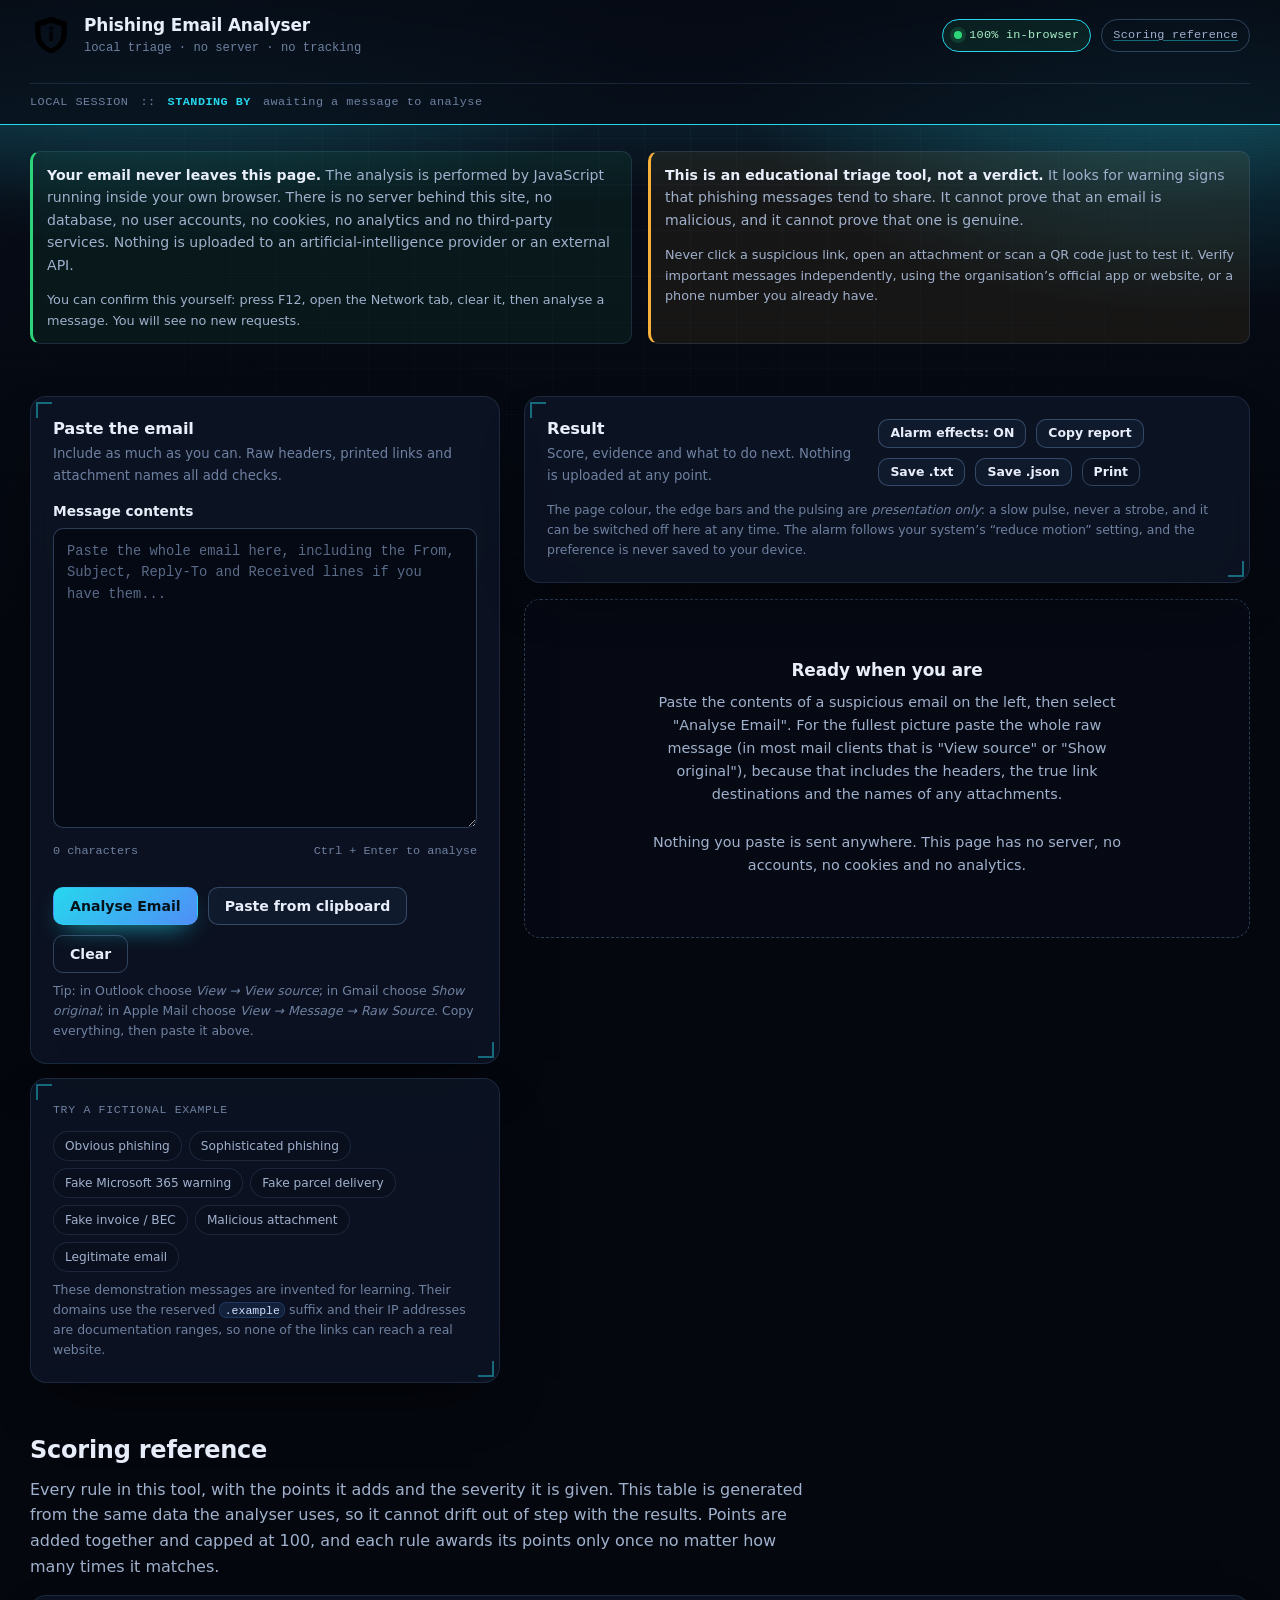
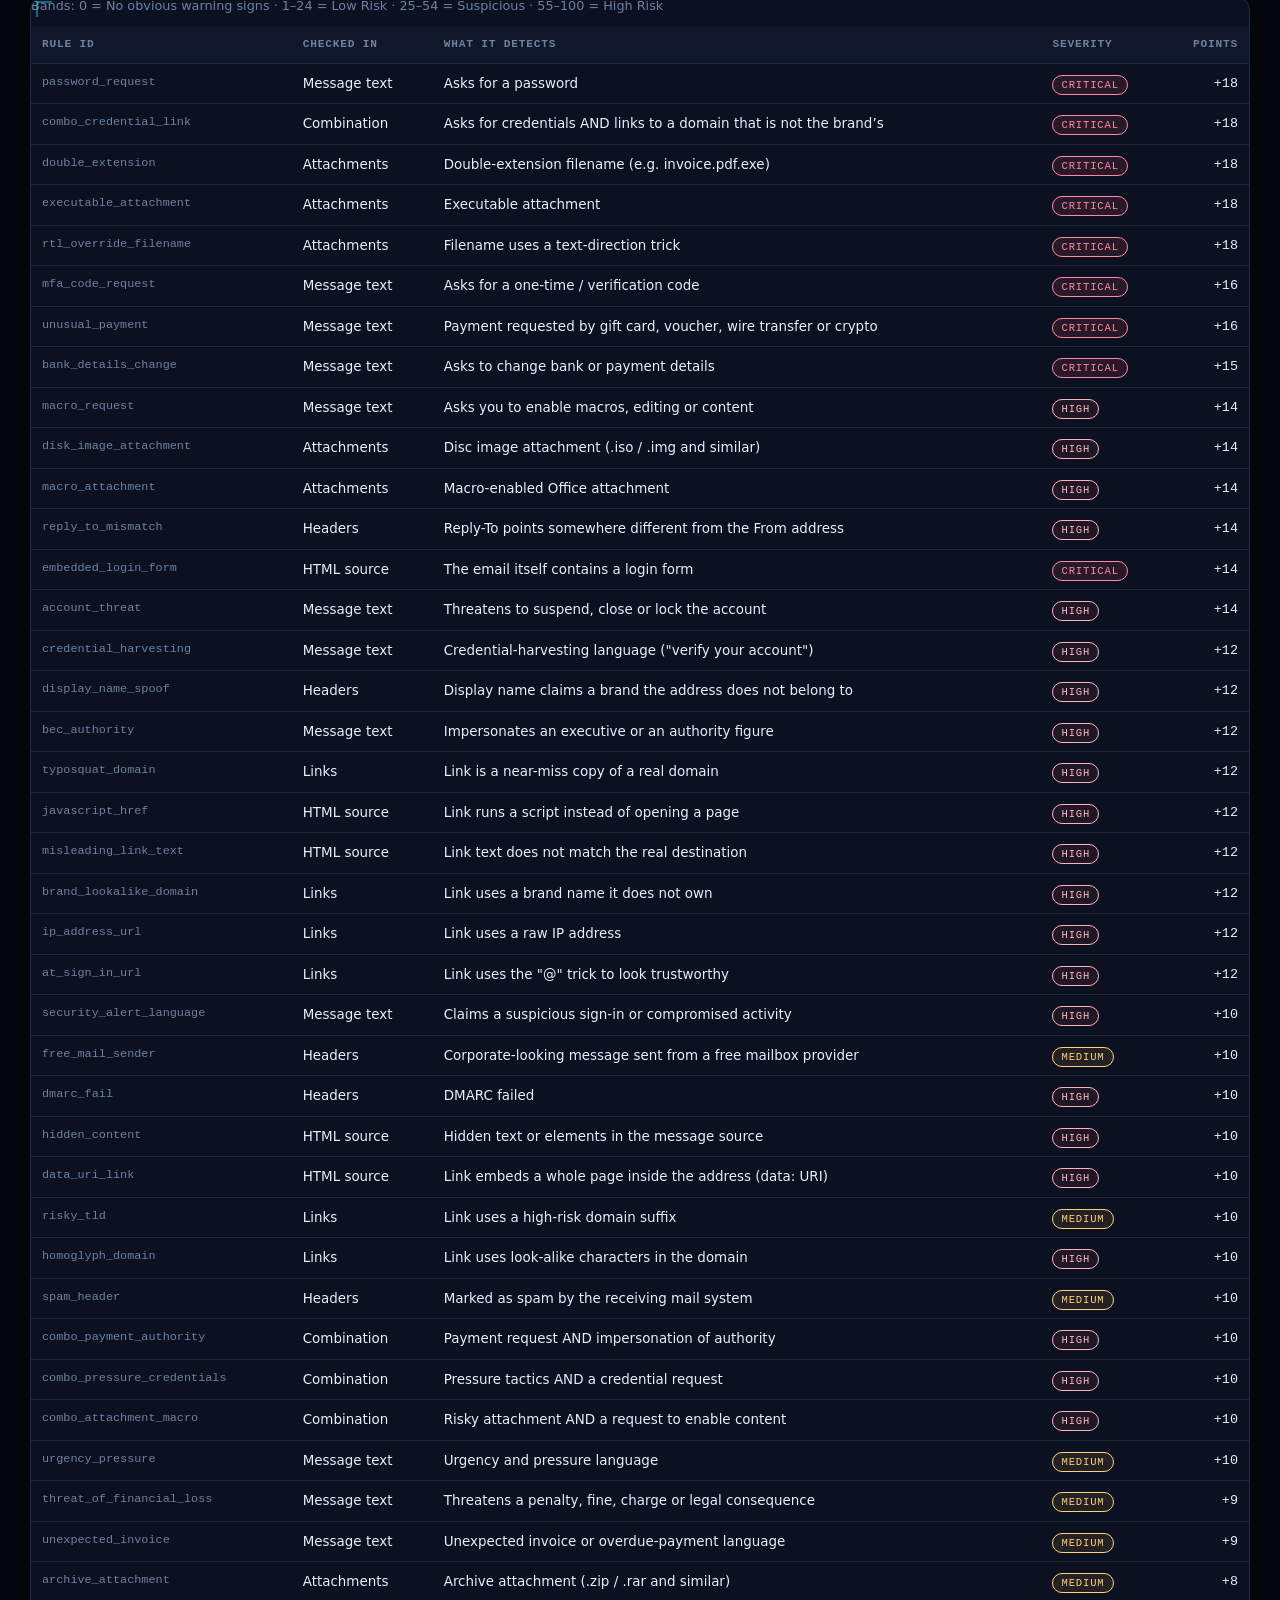
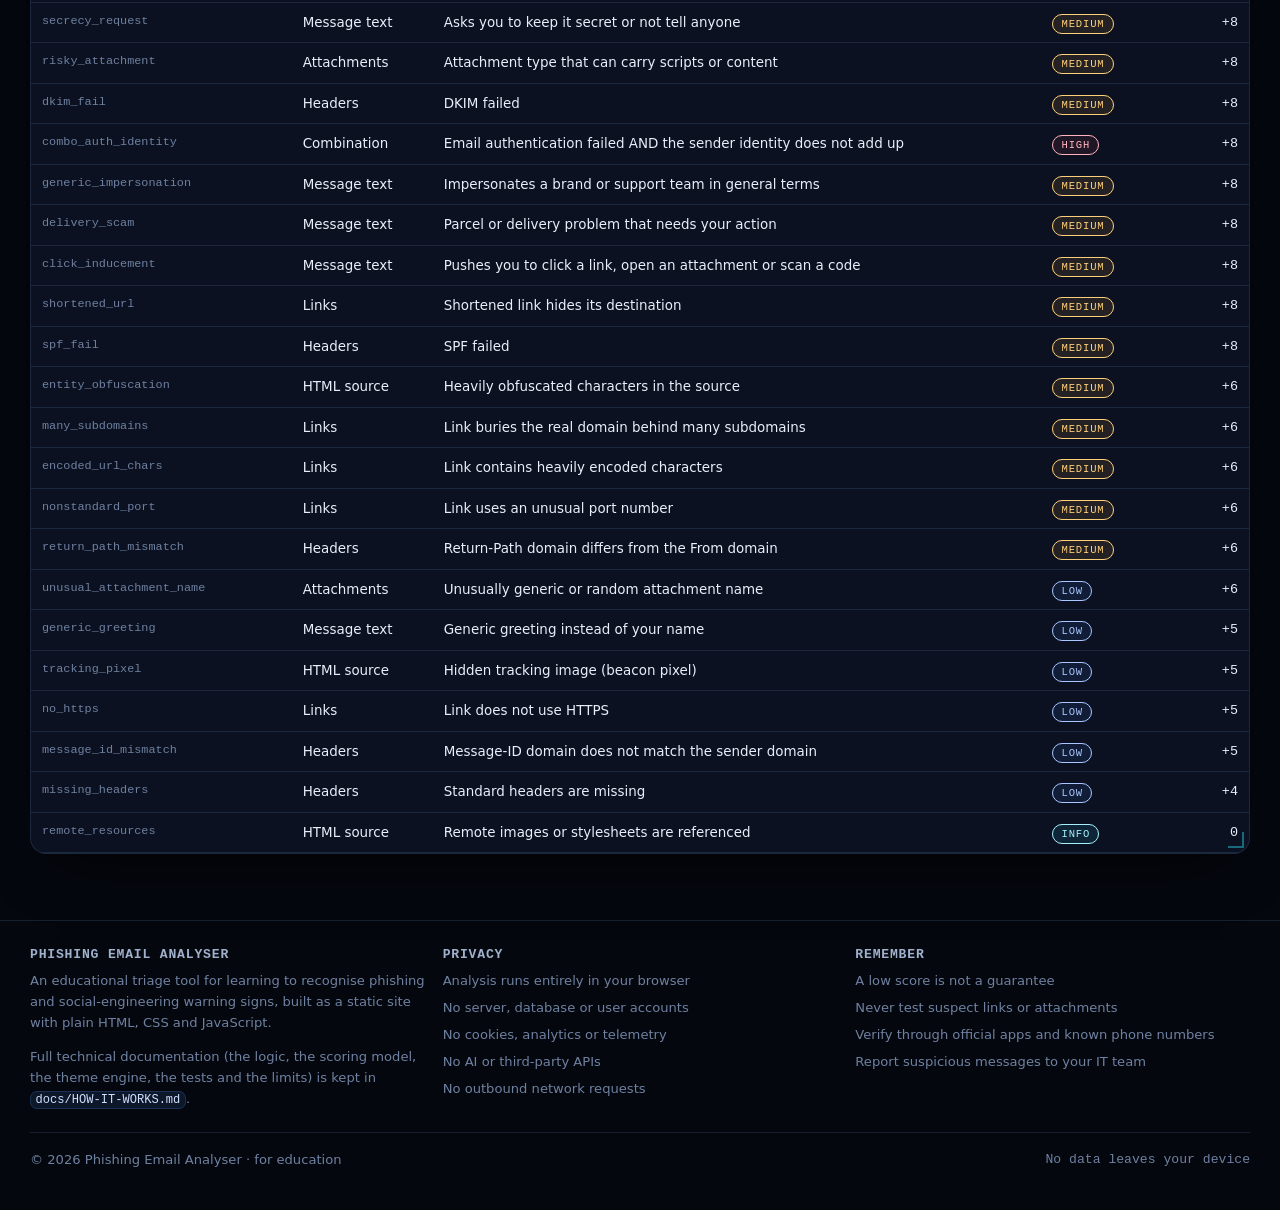
<file: index.html>
<!DOCTYPE html>
<html lang="en-GB">
<head>
  <meta charset="utf-8">
  <meta name="viewport" content="width=device-width, initial-scale=1">
  <title>Phishing Email Analyser — private, local email triage</title>
  <meta name="description" content="A free educational tool that analyses a suspicious email for phishing warning signs. Everything runs inside your browser: nothing is uploaded, there is no server and no tracking.">
  <meta name="color-scheme" content="dark">
  <meta name="referrer" content="no-referrer">
  <link rel="icon" href="data:image/svg+xml,%3Csvg xmlns='http://www.w3.org/2000/svg' viewBox='0 0 32 32'%3E%3Cpath fill='%2326d7ee' d='M16 2 4 6v9c0 7.2 5 12.6 12 15 7-2.4 12-7.8 12-15V6L16 2zm0 4.6 8 2.6v5.9c0 5.2-3.3 9.2-8 11.1-4.7-1.9-8-5.9-8-11.1V9.2l8-2.6z'/%3E%3C/svg%3E">
  <link rel="stylesheet" href="css/styles.css">
</head>
<body>
  <a class="skip-link" href="#analyser">Skip to the analyser</a>

  <!-- ---- Cyber chrome: purely decorative, hidden from screen readers ---- -->
  <div class="scan-sweep" aria-hidden="true"></div>
  <div class="edge-bar edge-bar--top" aria-hidden="true"></div>
  <div class="edge-bar edge-bar--bottom" aria-hidden="true"></div>
  <div class="scroll-progress" id="scroll-progress" aria-hidden="true"></div>

  <!-- The verdict, announced in words for anyone who cannot rely on colour
       or on the alarm animation. -->
  <span id="verdict-announcer" class="verdict-sr" role="status" aria-live="polite"></span>

  <!-- ====================================================================
       HEADER
       ==================================================================== -->
  <header class="site-header">
    <div class="wrap">
      <div class="brand">
        <svg class="brand-mark" viewBox="0 0 32 32" aria-hidden="true" focusable="false">
          <path d="M16 2 4 6v9c0 7.2 5 12.6 12 15 7-2.4 12-7.8 12-15V6L16 2zm0 4.6 8 2.6v5.9c0 5.2-3.3 9.2-8 11.1-4.7-1.9-8-5.9-8-11.1V9.2l8-2.6z"/>
          <path d="M14.6 13.2h2.8v7.4h-2.8zm0-3.6h2.8v2.4h-2.8z" opacity="0.75"/>
        </svg>
        <span class="brand-text">
          <strong>Phishing Email Analyser</strong>
          <span>local triage &middot; no server &middot; no tracking</span>
        </span>
      </div>
      <div class="header-actions">
        <span class="pill pill--local"><span class="dot dot--live"></span>100% in-browser</span>
        <a class="pill pill--ghost" href="#reference">Scoring reference</a>
      </div>

      <!-- Live status bar: always tells you what state the analyser is in. -->
      <div class="hud" id="hud" role="status" aria-live="polite"></div>
    </div>
  </header>

  <main>
    <!-- ==================================================================
         PRIVACY NOTICE + DISCLAIMER
         ================================================================== -->
    <div class="wrap">
      <section class="section-block" aria-labelledby="notice-heading">
        <h2 id="notice-heading" class="visually-hidden">Privacy and safety notice</h2>
        <div class="two-col">
          <div class="callout callout--ok">
            <p><strong>Your email never leaves this page.</strong> The analysis is performed by JavaScript running inside your own browser. There is no server behind this site, no database, no user accounts, no cookies, no analytics and no third-party services. Nothing is uploaded to an artificial-intelligence provider or an external API.</p>
            <p class="small">You can confirm this yourself: press F12, open the Network tab, clear it, then analyse a message. You will see no new requests.</p>
          </div>
          <div class="callout callout--warn">
            <p><strong>This is an educational triage tool, not a verdict.</strong> It looks for warning signs that phishing messages tend to share. It cannot prove that an email is malicious, and it cannot prove that one is genuine.</p>
            <p class="small">Never click a suspicious link, open an attachment or scan a QR code just to test it. Verify important messages independently, using the organisation&rsquo;s official app or website, or a phone number you already have.</p>
          </div>
        </div>
      </section>

      <!-- ==================================================================
           THE ANALYSER
           ================================================================== -->
      <section id="analyser" class="section-block" aria-labelledby="analyser-heading">
        <h1 id="analyser-heading" class="visually-hidden">Analyse an email for phishing warning signs</h1>

        <div class="analyser-grid">
          <!-- ---------- Left column: the input ---------- -->
          <div class="input-stack sticky-col">
            <div class="card">
              <div class="card-head">
                <div>
                  <h2 class="card-title">Paste the email</h2>
                  <p class="card-sub">Include as much as you can. Raw headers, printed links and attachment names all add checks.</p>
                </div>
              </div>

              <label for="email-input">Message contents</label>
              <textarea id="email-input" spellcheck="false" autocomplete="off"
                placeholder="Paste the whole email here, including the From, Subject, Reply-To and Received lines if you have them..."></textarea>

              <div class="field-meta">
                <span id="char-count">0 characters</span>
                <span>Ctrl + Enter to analyse</span>
              </div>

              <div class="detect-row" id="detect-row" aria-live="polite"></div>

              <div class="btn-row mt-2">
                <button type="button" id="analyse-btn" class="btn btn--primary">Analyse Email</button>
                <button type="button" id="paste-btn" class="btn btn--auto">Paste from clipboard</button>
                <button type="button" id="clear-btn" class="btn btn--ghost btn--auto">Clear</button>
              </div>

              <p class="field-help mt-1">Tip: in Outlook choose <em>View &rarr; View source</em>; in Gmail choose <em>Show original</em>; in Apple Mail choose <em>View &rarr; Message &rarr; Raw Source</em>. Copy everything, then paste it above.</p>
            </div>

            <div class="card">
              <p class="sample-label">Try a fictional example</p>
              <div class="sample-chips" id="sample-chips"></div>
              <p class="field-help mt-1">These demonstration messages are invented for learning. Their domains use the reserved <code>.example</code> suffix and their IP addresses are documentation ranges, so none of the links can reach a real website.</p>
            </div>
          </div>

          <!-- ---------- Right column: the result ---------- -->
          <div>
            <div class="card mb-2">
              <div class="card-head">
                <div>
                  <h2 class="card-title">Result</h2>
                  <p class="card-sub">Score, evidence and what to do next. Nothing is uploaded at any point.</p>
                </div>
                <div class="spacer"></div>
                <div class="btn-row">
                  <button type="button" id="alarm-toggle" class="btn btn--small btn--auto" aria-pressed="true">Alarm effects: ON</button>
                  <button type="button" id="copy-btn" class="btn btn--small btn--auto">Copy report</button>
                  <button type="button" id="download-txt-btn" class="btn btn--small btn--auto">Save .txt</button>
                  <button type="button" id="download-json-btn" class="btn btn--small btn--auto">Save .json</button>
                  <button type="button" id="print-btn" class="btn btn--small btn--ghost btn--auto">Print</button>
                </div>
              </div>
              <p class="field-help mb-1">The page colour, the edge bars and the pulsing are <em>presentation only</em>: a slow pulse, never a strobe, and it can be switched off here at any time. The alarm follows your system&rsquo;s &ldquo;reduce motion&rdquo; setting, and the preference is never saved to your device.</p>
            </div>

            <div id="results" aria-live="polite" aria-busy="false"></div>
          </div>
        </div>
      </section>

      <!-- ==================================================================
           SCORING REFERENCE: every rule and every weight, in the open
           ================================================================== -->
      <section id="reference" class="section-block" aria-labelledby="reference-heading">
        <div class="section-head">
          <h2 id="reference-heading">Scoring reference</h2>
          <p>Every rule in this tool, with the points it adds and the severity it is given. This table is generated from the same data the analyser uses, so it cannot drift out of step with the results. Points are added together and capped at 100, and each rule awards its points only once no matter how many times it matches.</p>
        </div>

        <div class="card card--flush">
          <div class="ref-block">
            <table class="data">
              <caption>Bands: 0 = No obvious warning signs &middot; 1&ndash;24 = Low Risk &middot; 25&ndash;54 = Suspicious &middot; 55&ndash;100 = High Risk</caption>
              <thead>
                <tr>
                  <th scope="col">Rule ID</th>
                  <th scope="col">Checked in</th>
                  <th scope="col">What it detects</th>
                  <th scope="col">Severity</th>
                  <th scope="col" style="text-align:right">Points</th>
                </tr>
              </thead>
              <tbody id="reference-body"></tbody>
            </table>
          </div>
        </div>
      </section>

    </div>
  </main>

  <!-- ====================================================================
       FOOTER
       ==================================================================== -->
  <footer class="site-footer">
    <div class="wrap">
      <div class="footer-grid">
        <div>
          <h4>Phishing Email Analyser</h4>
          <p>An educational triage tool for learning to recognise phishing and social-engineering warning signs, built as a static site with plain HTML, CSS and JavaScript.</p>
          <p>Full technical documentation (the logic, the scoring model, the theme engine, the tests and the limits) is kept in <code>docs/HOW-IT-WORKS.md</code>.</p>
        </div>
        <div>
          <h4>Privacy</h4>
          <ul>
            <li>Analysis runs entirely in your browser</li>
            <li>No server, database or user accounts</li>
            <li>No cookies, analytics or telemetry</li>
            <li>No AI or third-party APIs</li>
            <li>No outbound network requests</li>
          </ul>
        </div>
        <div>
          <h4>Remember</h4>
          <ul>
            <li>A low score is not a guarantee</li>
            <li>Never test suspect links or attachments</li>
            <li>Verify through official apps and known phone numbers</li>
            <li>Report suspicious messages to your IT team</li>
          </ul>
        </div>
      </div>
      <div class="footer-bottom">
        <span>&copy; <span id="year">2026</span> Phishing Email Analyser &middot; for education</span>
        <span class="mono">No data leaves your device</span>
      </div>
    </div>
  </footer>

  <div id="toast" class="toast" role="status" aria-live="polite"></div>

  <!-- Load order matters: data and helpers first, then the engine, then the UI. -->
  <script src="js/rules.js"></script>
  <script src="js/urls.js"></script>
  <script src="js/html.js"></script>
  <script src="js/headers.js"></script>
  <script src="js/recommendations.js"></script>
  <script src="js/analyser.js"></script>
  <script src="js/samples.js"></script>
  <script src="js/ui.js"></script>
  <script src="js/app.js"></script>
</body>
</html>
</file>
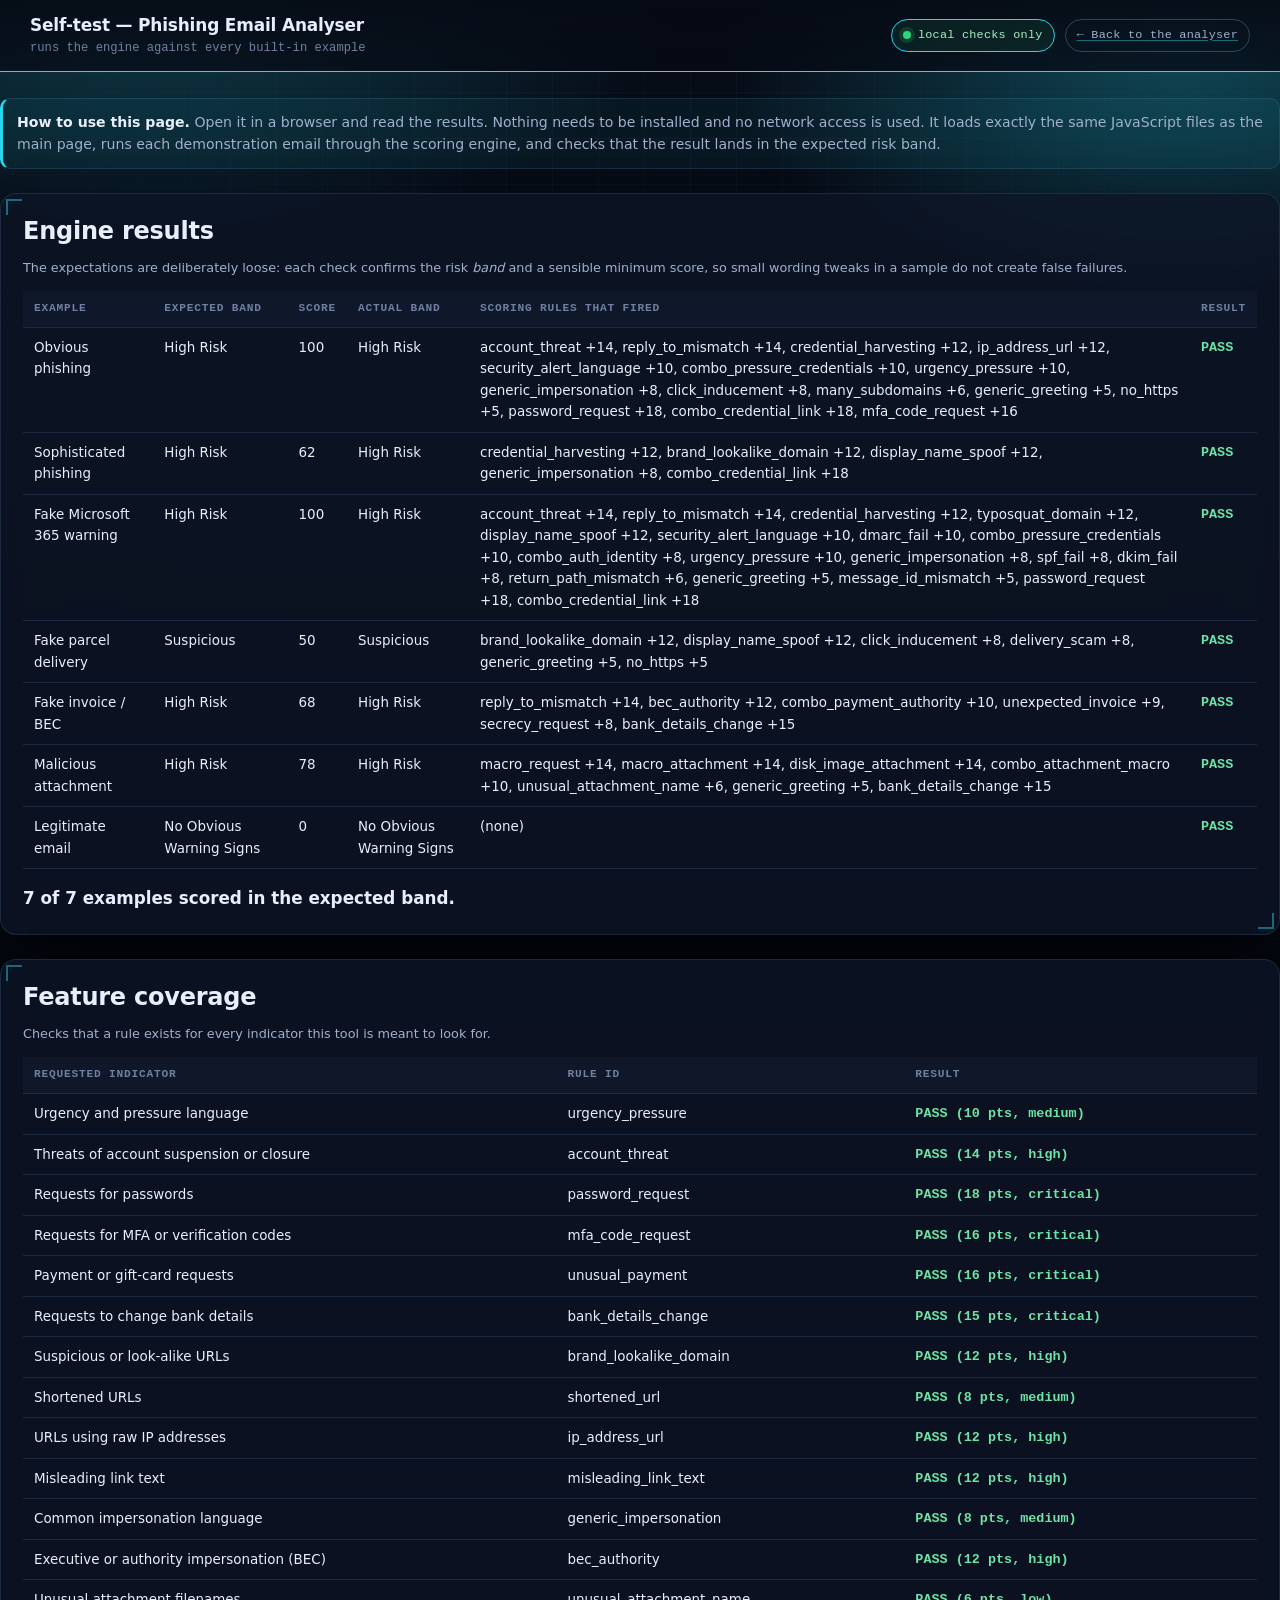
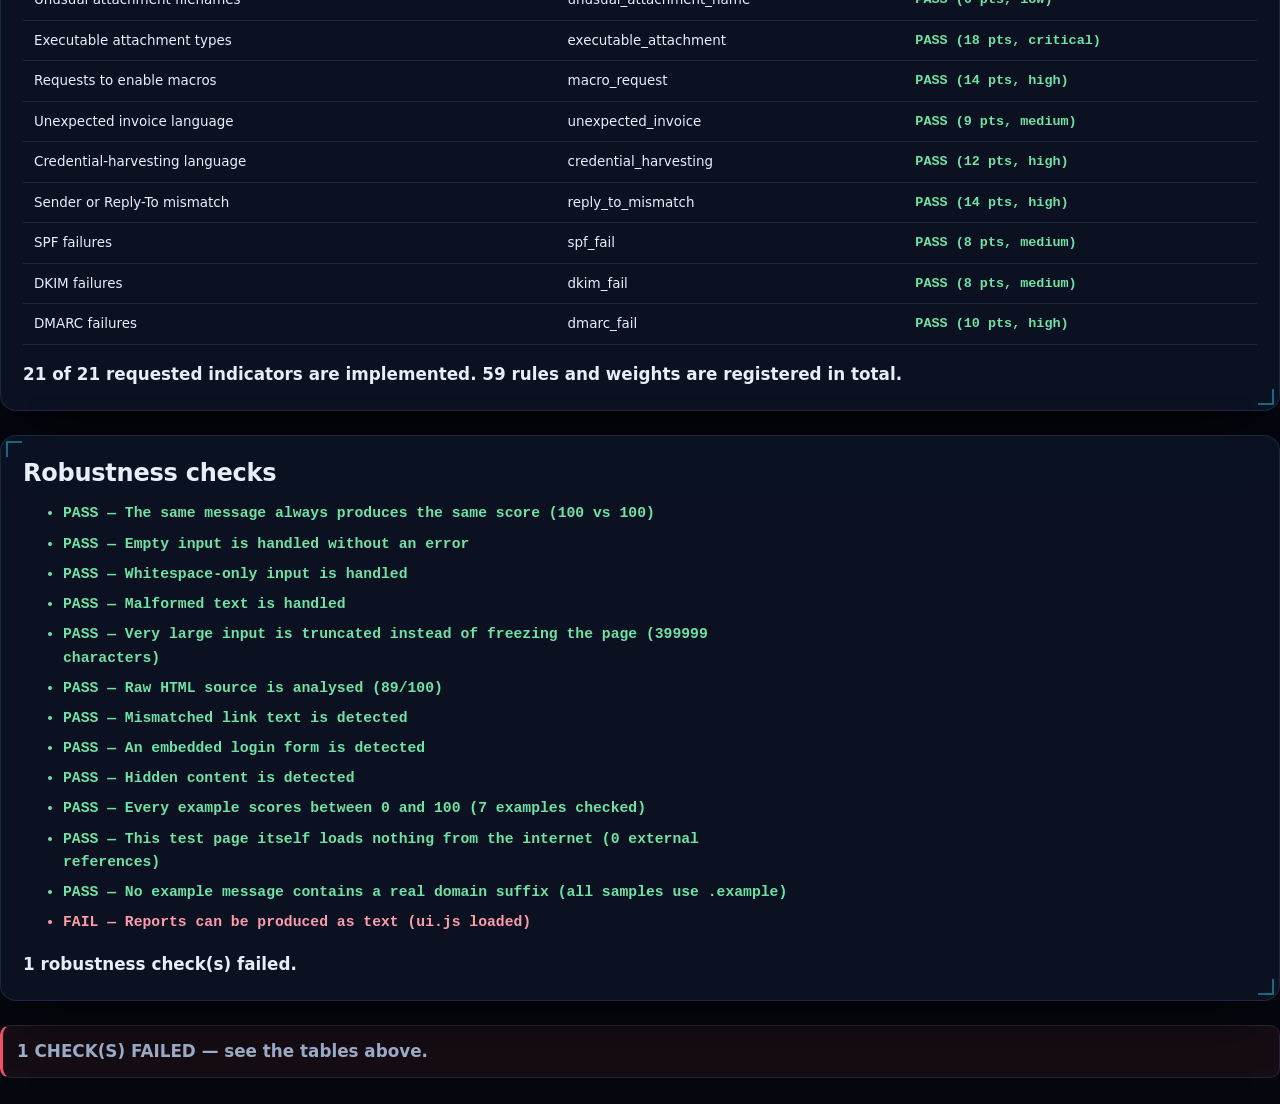
<file: tests/selftest.html>
<!DOCTYPE html>
<html lang="en-GB">
<head>
  <meta charset="utf-8">
  <meta name="viewport" content="width=device-width, initial-scale=1">
  <title>Self-test — Phishing Email Analyser</title>
  <meta name="color-scheme" content="dark">
  <link rel="stylesheet" href="../css/styles.css">
  <style>
    .test-table td, .test-table th { vertical-align: middle; }
    .verdict-ok { color: #6fe3a6; font-family: var(--mono); font-weight: 700; }
    .verdict-fail { color: #ff9bab; font-family: var(--mono); font-weight: 700; }
    .summary { font-size: 1.05rem; font-weight: 700; }
  </style>
</head>
<body>
  <header class="site-header">
    <div class="wrap">
      <div class="brand">
        <span class="brand-text">
          <strong>Self-test &mdash; Phishing Email Analyser</strong>
          <span>runs the engine against every built-in example</span>
        </span>
      </div>
      <div class="header-actions">
        <span class="pill pill--local"><span class="dot dot--live"></span>local checks only</span>
        <a class="pill pill--ghost" href="../index.html">&larr; Back to the analyser</a>
      </div>
    </div>
  </header>

  <main class="wrap section-block">
    <div class="callout callout--info">
      <p><strong>How to use this page.</strong> Open it in a browser and read the results. Nothing needs to be installed and no network access is used. It loads exactly the same JavaScript files as the main page, runs each demonstration email through the scoring engine, and checks that the result lands in the expected risk band.</p>
    </div>

    <section class="card mt-3">
      <h2>Engine results</h2>
      <p class="muted small">The expectations are deliberately loose: each check confirms the risk <em>band</em> and a sensible minimum score, so small wording tweaks in a sample do not create false failures.</p>
      <div class="ref-block">
        <table class="data test-table">
          <thead>
            <tr>
              <th scope="col">Example</th>
              <th scope="col">Expected band</th>
              <th scope="col">Score</th>
              <th scope="col">Actual band</th>
              <th scope="col">Scoring rules that fired</th>
              <th scope="col">Result</th>
            </tr>
          </thead>
          <tbody id="engine-rows"></tbody>
        </table>
      </div>
      <p class="summary mt-2" id="engine-summary"></p>
    </section>

    <section class="card mt-3">
      <h2>Feature coverage</h2>
      <p class="muted small">Checks that a rule exists for every indicator this tool is meant to look for.</p>
      <div class="ref-block">
        <table class="data test-table">
          <thead>
            <tr>
              <th scope="col">Requested indicator</th>
              <th scope="col">Rule ID</th>
              <th scope="col">Result</th>
            </tr>
          </thead>
          <tbody id="coverage-rows"></tbody>
        </table>
      </div>
      <p class="summary mt-2" id="coverage-summary"></p>
    </section>

    <section class="card mt-3">
      <h2>Robustness checks</h2>
      <ul class="prose" id="robust-list"></ul>
      <p class="summary mt-2" id="robust-summary"></p>
    </section>
  </main>

  <!-- Exactly the same script order as index.html -->
  <script src="../js/rules.js"></script>
  <script src="../js/urls.js"></script>
  <script src="../js/html.js"></script>
  <script src="../js/headers.js"></script>
  <script src="../js/recommendations.js"></script>
  <script src="../js/analyser.js"></script>
  <script src="../js/samples.js"></script>
  <script>
    /* The test logic. Plain JavaScript, no test framework required. */
    (function () {
      'use strict';
      var PEA = window.PEA;

      // Expected band and a sensible score range for each demonstration email.
      var EXPECT = {
        'obvious': { band: 'high', min: 70, label: 'High Risk' },
        'sophisticated': { band: 'high', min: 55, label: 'High Risk' },
        'm365': { band: 'high', min: 80, label: 'High Risk' },
        'parcel': { band: 'medium', min: 25, max: 54, label: 'Suspicious' },
        'invoice-bec': { band: 'high', min: 55, label: 'High Risk' },
        'attachment': { band: 'high', min: 70, label: 'High Risk' },
        'legitimate': { band: 'clear', min: 0, max: 0, label: 'No Obvious Warning Signs' }
      };

      function cell(text, className) {
        var td = document.createElement('td');
        if (className) { td.className = className; }
        td.textContent = text == null ? '' : String(text);
        return td;
      }

      function row(cells) {
        var tr = document.createElement('tr');
        cells.forEach(function (c) { tr.appendChild(c); });
        return tr;
      }

      // ---- 1. Run every example through the engine ----------------------
      var engineRows = document.getElementById('engine-rows');
      var passed = 0;
      var failed = 0;

      PEA.samples.all.forEach(function (sample) {
        var result = PEA.analyser.analyse(sample.text);
        var want = EXPECT[sample.id] || {};
        var problems = [];

        if (want.band && result.band.id !== want.band) {
          problems.push('band ' + result.band.id + ' \u2260 ' + want.band);
        }
        if (want.min !== undefined && result.score < want.min) {
          problems.push('score ' + result.score + ' < ' + want.min);
        }
        if (want.max !== undefined && result.score > want.max) {
          problems.push('score ' + result.score + ' > ' + want.max);
        }

        var ok = problems.length === 0;
        if (ok) { passed++; } else { failed++; }

        var fired = result.findings.filter(function (f) { return f.points > 0; })
          .map(function (f) { return f.id + ' +' + f.points; });

        engineRows.appendChild(row([
          cell(sample.label),
          cell(want.label || ''),
          cell(result.score),
          cell(result.band.label),
          cell(fired.length ? fired.join(', ') : '(none)'),
          cell(ok ? 'PASS' : 'FAIL \u2014 ' + problems.join('; '), ok ? 'verdict-ok' : 'verdict-fail')
        ]));
      });

      document.getElementById('engine-summary').textContent =
        passed + ' of ' + (passed + failed) + ' examples scored in the expected band.';

      // ---- 2. Feature coverage -----------------------------------------
      var required = [
        ['Urgency and pressure language', 'urgency_pressure'],
        ['Threats of account suspension or closure', 'account_threat'],
        ['Requests for passwords', 'password_request'],
        ['Requests for MFA or verification codes', 'mfa_code_request'],
        ['Payment or gift-card requests', 'unusual_payment'],
        ['Requests to change bank details', 'bank_details_change'],
        ['Suspicious or look-alike URLs', 'brand_lookalike_domain'],
        ['Shortened URLs', 'shortened_url'],
        ['URLs using raw IP addresses', 'ip_address_url'],
        ['Misleading link text', 'misleading_link_text'],
        ['Common impersonation language', 'generic_impersonation'],
        ['Executive or authority impersonation (BEC)', 'bec_authority'],
        ['Unusual attachment filenames', 'unusual_attachment_name'],
        ['Executable attachment types', 'executable_attachment'],
        ['Requests to enable macros', 'macro_request'],
        ['Unexpected invoice language', 'unexpected_invoice'],
        ['Credential-harvesting language', 'credential_harvesting'],
        ['Sender or Reply-To mismatch', 'reply_to_mismatch'],
        ['SPF failures', 'spf_fail'],
        ['DKIM failures', 'dkim_fail'],
        ['DMARC failures', 'dmarc_fail']
      ];

      var meta = PEA.analyser.allRuleMetadata();
      var known = {};
      meta.forEach(function (r) { known[r.id] = r; });

      var coverageRows = document.getElementById('coverage-rows');
      var covOk = 0;

      required.forEach(function (pair) {
        var found = known[pair[1]];
        if (found) { covOk++; }
        coverageRows.appendChild(row([
          cell(pair[0]),
          cell(pair[1]),
          cell(found ? 'PASS (' + found.points + ' pts, ' + found.severity + ')' : 'FAIL \u2014 rule missing',
            found ? 'verdict-ok' : 'verdict-fail')
        ]));
      });

      document.getElementById('coverage-summary').textContent =
        covOk + ' of ' + required.length + ' requested indicators are implemented. ' +
        meta.length + ' rules and weights are registered in total.';

      // ---- 3. Robustness checks ----------------------------------------
      var robustList = document.getElementById('robust-list');
      var robustFail = 0;

      function check(name, condition, detail) {
        var li = document.createElement('li');
        if (!condition) { robustFail++; }
        li.textContent = (condition ? 'PASS \u2014 ' : 'FAIL \u2014 ') + name + (detail ? ' (' + detail + ')' : '');
        li.className = condition ? 'verdict-ok' : 'verdict-fail';
        robustList.appendChild(li);
      }

      var first = PEA.analyser.analyse(PEA.samples.byId('m365').text).score;
      var second = PEA.analyser.analyse(PEA.samples.byId('m365').text).score;
      check('The same message always produces the same score', first === second, first + ' vs ' + second);

      var empty = PEA.analyser.analyse('');
      check('Empty input is handled without an error', empty.score === 0 && empty.meta.empty === true);

      var spaces = PEA.analyser.analyse('   \n\t  ');
      check('Whitespace-only input is handled', spaces.score === 0);

      var junk = PEA.analyser.analyse('<><><> \\\\ %%% ### @@@ [.][]');
      check('Malformed text is handled', typeof junk.score === 'number' && junk.score >= 0 && junk.score <= 100);

      var huge = PEA.analyser.analyse(new Array(400000).join('a'));
      check('Very large input is truncated instead of freezing the page', huge.meta.truncated === true, huge.meta.characters + ' characters');

      var htmlSample = PEA.analyser.analyse('<html><body>' +
        '<a href="https://micros0ft-example.invalid/login">https://login.microsoft.com/auth</a>' +
        '<img src="https://tracker.example/pixel.gif" width="1" height="1">' +
        '<form action="https://micros0ft-example.invalid/post"><input type="password" name="password"></form>' +
        '<div style="display:none">hidden filler words to smuggle text past a spam filter</div>' +
        '</body></html>');
      check('Raw HTML source is analysed', htmlSample.detection.htmlFound === true, htmlSample.score + '/100');
      check('Mismatched link text is detected', htmlSample.findings.some(function (f) { return f.id === 'misleading_link_text'; }));
      check('An embedded login form is detected', htmlSample.findings.some(function (f) { return f.id === 'embedded_login_form'; }));
      check('Hidden content is detected', htmlSample.findings.some(function (f) { return f.id === 'hidden_content'; }));

      check('Every example scores between 0 and 100', PEA.samples.all.every(function (s) {
        var value = PEA.analyser.analyse(s.text).score;
        return value >= 0 && value <= 100;
      }), PEA.samples.all.length + ' examples checked');

      var externalRefs = 0;
      Array.prototype.forEach.call(document.querySelectorAll('script[src], link[href]'), function (node) {
        var src = node.getAttribute('src') || node.getAttribute('href') || '';
        if (/^https?:/i.test(src) || /^\/\//.test(src)) { externalRefs++; }
      });
      check('This test page itself loads nothing from the internet', externalRefs === 0, externalRefs + ' external references');

      check('No example message contains a real domain suffix', PEA.samples.all.every(function (s) {
        return s.text.indexOf('.example') !== -1;
      }), 'all samples use .example');

      check('Reports can be produced as text', typeof PEA.ui !== 'undefined' ? true : false, 'ui.js loaded');

      document.getElementById('robust-summary').textContent =
        (robustFail === 0 ? 'All robustness checks passed.' : robustFail + ' robustness check(s) failed.');

      // ---- Overall verdict ---------------------------------------------
      var totalFailures = failed + robustFail + (required.length - covOk);
      var banner = document.createElement('div');
      banner.className = 'callout ' + (totalFailures === 0 ? 'callout--ok' : 'callout--danger') + ' mt-3';
      var line = document.createElement('p');
      line.className = 'summary';
      line.textContent = totalFailures === 0
        ? 'ALL CHECKS PASSED \u2014 the engine behaves as expected.'
        : totalFailures + ' CHECK(S) FAILED \u2014 see the tables above.';
      banner.appendChild(line);
      document.querySelector('main').appendChild(banner);
    }());

  </script>
</body>
</html>
</file>
<file: css/styles.css>
/* ==========================================================================
   Phishing Email Analyser — stylesheet
   --------------------------------------------------------------------------
   Plain CSS only. No frameworks, no CDN, no @import of any external file.
   That is deliberate: loading a remote font or icon set would mean the page
   makes a network request, which would weaken the "nothing leaves your
   browser" promise. System fonts are used instead.
   ========================================================================== */

/* --------------------------------------------------------------------------
   1. Design tokens (the single place to change the look of the whole site)
   -------------------------------------------------------------------------- */
:root {
  color-scheme: dark;

  /* surfaces */
  --bg-0: #04070e;
  --bg-1: #070c18;
  --panel: rgba(14, 22, 40, 0.74);
  --panel-solid: #0c1322;
  --panel-soft: rgba(28, 40, 66, 0.42);
  --border: rgba(125, 163, 214, 0.16);
  --border-strong: rgba(125, 163, 214, 0.34);

  /* text */
  --text: #e9eefb;
  --text-dim: #a0b1cd;
  --text-faint: #6f81a1;

  /* semantic accent colours */
  --cyan: #26d7ee;
  --blue: #4f8ef7;
  --green: #2ed47a;
  --amber: #f7b13b;
  --red: #f4526a;
  --purple: #a78bfa;
  --slate: #8fa3c4;

  --shadow-lg: 0 24px 60px -28px rgba(0, 0, 0, 0.95);
  --shadow-sm: 0 8px 22px -14px rgba(0, 0, 0, 0.9);
  --radius: 16px;
  --radius-sm: 10px;
  --radius-xs: 7px;

  --mono: ui-monospace, "Cascadia Mono", "Segoe UI Mono", "SF Mono", Menlo, Consolas, "Liberation Mono", monospace;
  --sans: system-ui, -apple-system, "Segoe UI", Roboto, "Helvetica Neue", Arial, sans-serif;

  --maxw: 1340px;
  --gutter: clamp(14px, 2.4vw, 30px);
}

/* --------------------------------------------------------------------------
   2. Reset / base
   -------------------------------------------------------------------------- */
*, *::before, *::after { box-sizing: border-box; }

html { -webkit-text-size-adjust: 100%; scroll-behavior: smooth; }

body {
  margin: 0;
  min-height: 100%;
  font-family: var(--sans);
  font-size: 16px;
  line-height: 1.6;
  color: var(--text);
  background-color: var(--bg-0);
  /* Subtle depth without loading any image file. */
  background-image:
    radial-gradient(900px 520px at 12% -8%, rgba(38, 215, 238, 0.10), transparent 62%),
    radial-gradient(760px 460px at 92% 4%, rgba(79, 142, 247, 0.10), transparent 60%),
    linear-gradient(180deg, var(--bg-1), var(--bg-0) 70%);
  background-attachment: fixed;
  overflow-x: hidden;
}

/* Very light blueprint grid, drawn with gradients (no image requests). */
body::before {
  content: "";
  position: fixed;
  inset: 0;
  pointer-events: none;
  z-index: 0;
  background-image:
    linear-gradient(rgba(125, 163, 214, 0.05) 1px, transparent 1px),
    linear-gradient(90deg, rgba(125, 163, 214, 0.05) 1px, transparent 1px);
  background-size: 46px 46px;
  mask-image: radial-gradient(circle at 50% 0%, #000 0%, transparent 78%);
  -webkit-mask-image: radial-gradient(circle at 50% 0%, #000 0%, transparent 78%);
}

h1, h2, h3, h4 { line-height: 1.25; margin: 0 0 .5em; font-weight: 650; letter-spacing: -0.01em; }
h1 { font-size: clamp(1.5rem, 3.2vw, 2.1rem); }
h2 { font-size: clamp(1.2rem, 2.2vw, 1.5rem); }
h3 { font-size: 1.06rem; }
h4 { font-size: 0.95rem; }
p { margin: 0 0 1em; }
p:last-child { margin-bottom: 0; }

a { color: var(--cyan); text-decoration-color: rgba(38, 215, 238, .45); text-underline-offset: 2px; }
a:hover { text-decoration-color: var(--cyan); }

code, kbd, samp, pre { font-family: var(--mono); font-size: 0.92em; }

code {
  background: rgba(79, 142, 247, 0.12);
  border: 1px solid rgba(79, 142, 247, 0.22);
  border-radius: var(--radius-xs);
  padding: 0.08em 0.38em;
  color: #cfe0ff;
  overflow-wrap: anywhere;
}

hr { border: 0; border-top: 1px solid var(--border); margin: 1.6rem 0; }

::selection { background: rgba(38, 215, 238, 0.3); color: #fff; }

/* --------------------------------------------------------------------------
   3. Accessibility helpers
   -------------------------------------------------------------------------- */
.skip-link {
  position: absolute;
  left: -9999px;
  top: 0;
  z-index: 100;
  background: var(--cyan);
  color: #04121a;
  font-weight: 700;
  padding: 10px 16px;
  border-radius: 0 0 var(--radius-sm) 0;
}
.skip-link:focus { left: 0; }

.visually-hidden {
  position: absolute !important;
  width: 1px; height: 1px;
  margin: -1px; padding: 0;
  overflow: hidden; clip: rect(0 0 0 0); clip-path: inset(50%);
  white-space: nowrap; border: 0;
}

:focus-visible {
  outline: 2px solid var(--cyan);
  outline-offset: 2px;
  border-radius: 4px;
}

/* --------------------------------------------------------------------------
   4. Layout scaffolding
   -------------------------------------------------------------------------- */
.wrap {
  position: relative;
  z-index: 1;
  width: 100%;
  max-width: var(--maxw);
  margin: 0 auto;
  padding: 0 var(--gutter);
}

section { scroll-margin-top: 84px; }

.section-block { padding: 26px 0; }

.section-head { margin-bottom: 16px; }
.section-head p { color: var(--text-dim); max-width: 78ch; }

/* --------------------------------------------------------------------------
   5. Header
   -------------------------------------------------------------------------- */
.site-header {
  position: sticky;
  top: 0;
  z-index: 40;
  backdrop-filter: blur(14px);
  -webkit-backdrop-filter: blur(14px);
  background: linear-gradient(180deg, rgba(6, 10, 20, 0.92), rgba(6, 10, 20, 0.74));
  border-bottom: 1px solid var(--border);
}

.site-header .wrap {
  display: flex;
  align-items: center;
  gap: 14px;
  flex-wrap: wrap;
  padding-top: 12px;
  padding-bottom: 12px;
}

.brand { display: flex; align-items: center; gap: 12px; min-width: 0; }
.brand-mark { flex: 0 0 auto; width: 42px; height: 42px; }
.brand-text { min-width: 0; }
.brand-text strong { display: block; font-size: 1.06rem; letter-spacing: -0.01em; }
.brand-text span { display: block; font-size: 0.76rem; color: var(--text-faint); font-family: var(--mono); }

.header-actions { margin-left: auto; display: flex; align-items: center; gap: 10px; flex-wrap: wrap; }

/* --------------------------------------------------------------------------
   6. Pills / chips
   -------------------------------------------------------------------------- */
.pill {
  display: inline-flex;
  align-items: center;
  gap: 7px;
  font-family: var(--mono);
  font-size: 0.74rem;
  letter-spacing: 0.02em;
  padding: 6px 11px;
  border-radius: 999px;
  border: 1px solid var(--border-strong);
  background: var(--panel-soft);
  color: var(--text-dim);
  white-space: nowrap;
}
.pill--local { border-color: rgba(46, 212, 122, 0.42); background: rgba(46, 212, 122, 0.09); color: #a9f0c8; }
.pill--info { border-color: rgba(38, 215, 238, 0.38); background: rgba(38, 215, 238, 0.08); color: #b5f2fb; }
.pill--ghost { background: transparent; }
.dot { width: 8px; height: 8px; border-radius: 50%; background: currentColor; flex: 0 0 auto; }
.dot--live { background: var(--green); box-shadow: 0 0 0 4px rgba(46, 212, 122, 0.16); }

/* --------------------------------------------------------------------------
   7. Cards & panels
   -------------------------------------------------------------------------- */
.card {
  background: var(--panel);
  border: 1px solid var(--border);
  border-radius: var(--radius);
  box-shadow: var(--shadow-lg);
  backdrop-filter: blur(10px);
  -webkit-backdrop-filter: blur(10px);
  padding: clamp(16px, 2vw, 22px);
}

.card--flush { padding: 0; overflow: hidden; }

.card-head {
  display: flex;
  align-items: flex-start;
  gap: 12px;
  margin-bottom: 14px;
}
.card-head .card-title { margin: 0; font-size: 1.02rem; }
.card-head .card-sub { margin: 4px 0 0; font-size: 0.83rem; color: var(--text-faint); }
.card-head .spacer { margin-left: auto; }

.callout {
  border: 1px solid var(--border);
  border-left: 3px solid var(--slate);
  border-radius: var(--radius-sm);
  background: var(--panel-soft);
  padding: 12px 14px;
  font-size: 0.88rem;
  color: var(--text-dim);
}
.callout strong { color: var(--text); }
.callout--warn { border-left-color: var(--amber); background: rgba(247, 177, 59, 0.07); }
.callout--danger { border-left-color: var(--red); background: rgba(244, 82, 106, 0.07); }
.callout--info { border-left-color: var(--cyan); background: rgba(38, 215, 238, 0.06); }
.callout--ok { border-left-color: var(--green); background: rgba(46, 212, 122, 0.07); }
.callout > :last-child { margin-bottom: 0; }

/* --------------------------------------------------------------------------
   8. Form controls
   -------------------------------------------------------------------------- */
label { display: block; font-size: 0.86rem; font-weight: 600; margin-bottom: 6px; }

textarea, input[type="text"], select {
  width: 100%;
  font-family: var(--mono);
  font-size: 0.86rem;
  line-height: 1.55;
  color: var(--text);
  background: rgba(4, 8, 16, 0.72);
  border: 1px solid var(--border-strong);
  border-radius: var(--radius-sm);
  padding: 12px 13px;
  transition: border-color .15s ease, box-shadow .15s ease;
}

textarea { min-height: 300px; resize: vertical; }

textarea::placeholder { color: #5a6b88; }

textarea:focus, input[type="text"]:focus, select:focus {
  outline: none;
  border-color: rgba(38, 215, 238, 0.7);
  box-shadow: 0 0 0 3px rgba(38, 215, 238, 0.14);
}

.field-help { font-size: 0.78rem; color: var(--text-faint); margin: 6px 0 0; }
.field-meta { display: flex; justify-content: space-between; gap: 10px; align-items: center; margin-top: 6px; font-family: var(--mono); font-size: 0.74rem; color: var(--text-faint); }

/* --------------------------------------------------------------------------
   9. Buttons
   -------------------------------------------------------------------------- */
.btn {
  -webkit-appearance: none;
  appearance: none;
  display: inline-flex;
  align-items: center;
  justify-content: center;
  gap: 8px;
  font-family: var(--sans);
  font-size: 0.88rem;
  font-weight: 650;
  line-height: 1;
  padding: 11px 16px;
  border-radius: var(--radius-sm);
  border: 1px solid var(--border-strong);
  background: var(--panel-soft);
  color: var(--text);
  cursor: pointer;
  transition: transform .12s ease, background .15s ease, border-color .15s ease, opacity .15s ease;
  white-space: nowrap;
}
.btn:hover { background: rgba(40, 56, 88, 0.6); border-color: var(--border-strong); }
.btn:active { transform: translateY(1px); }
.btn[disabled] { opacity: .5; cursor: not-allowed; }

.btn--primary {
  background: linear-gradient(135deg, #1fb8d6, #2f7ff0);
  border-color: transparent;
  color: #02121c;
  box-shadow: 0 10px 26px -12px rgba(38, 215, 238, 0.7);
}
.btn--primary:hover { background: linear-gradient(135deg, #29c9e8, #3a8bfb); }

.btn--ghost { background: transparent; }
.btn--danger { border-color: rgba(244, 82, 106, 0.45); color: #ffc3cd; background: rgba(244, 82, 106, 0.09); }
.btn--danger:hover { background: rgba(244, 82, 106, 0.16); }
.btn--small { padding: 7px 11px; font-size: 0.78rem; }
.btn--block { width: 100%; }

.btn-row { display: flex; gap: 10px; flex-wrap: wrap; }
.btn-row--end { justify-content: flex-end; }

/* --------------------------------------------------------------------------
   10. Analyser layout
   -------------------------------------------------------------------------- */
.analyser-grid {
  display: grid;
  grid-template-columns: minmax(0, 1fr);
  gap: clamp(16px, 2vw, 24px);
  align-items: start;
}

@media (min-width: 1060px) {
  .analyser-grid { grid-template-columns: minmax(0, 470px) minmax(0, 1fr); }
}

.input-stack { display: grid; gap: 14px; }

.sticky-col { position: sticky; top: 96px; }
@media (max-width: 1059px) { .sticky-col { position: static; } }

/* Sample chips */
.sample-group { display: grid; gap: 8px; }
.sample-label { font-family: var(--mono); font-size: 0.72rem; letter-spacing: .06em; text-transform: uppercase; color: var(--text-faint); }
.sample-chips { display: flex; flex-wrap: wrap; gap: 7px; }
.chip {
  font-size: 0.76rem;
  font-family: var(--sans);
  padding: 7px 11px;
  border-radius: 999px;
  border: 1px solid var(--border);
  background: rgba(10, 16, 30, 0.7);
  color: var(--text-dim);
  cursor: pointer;
  transition: border-color .15s ease, color .15s ease, background .15s ease;
  text-align: left;
}
.chip:hover { border-color: rgba(38, 215, 238, 0.55); color: #d8f7ff; background: rgba(38, 215, 238, 0.08); }

/* Detection badges shown under the textarea */
.detect-row { display: flex; flex-wrap: wrap; gap: 7px; margin-top: 10px; }

/* --------------------------------------------------------------------------
   11. Results: empty state
   -------------------------------------------------------------------------- */
.empty-state {
  display: grid;
  gap: 10px;
  place-items: center;
  text-align: center;
  padding: clamp(28px, 6vw, 60px) 20px;
  border: 1px dashed var(--border-strong);
  border-radius: var(--radius);
  background: rgba(8, 13, 24, 0.5);
}
.empty-state h3 { margin: 0; }
.empty-state p { color: var(--text-dim); max-width: 52ch; font-size: 0.9rem; }
.empty-icon { width: 58px; height: 58px; opacity: .85; }

/* --------------------------------------------------------------------------
   12. Results: score hero
   -------------------------------------------------------------------------- */
.result-stack { display: grid; gap: clamp(14px, 1.8vw, 20px); }

.score-hero {
  display: grid;
  grid-template-columns: minmax(0, 1fr);
  gap: 18px;
  align-items: center;
}
@media (min-width: 620px) {
  .score-hero { grid-template-columns: 210px minmax(0, 1fr); }
}

.gauge-wrap { position: relative; display: grid; place-items: center; }

.gauge { width: 100%; max-width: 210px; height: auto; display: block; }
.gauge-track { fill: none; stroke: rgba(125, 163, 214, 0.16); stroke-width: 12; stroke-linecap: round; }
.gauge-value { fill: none; stroke-width: 12; stroke-linecap: round; transition: stroke-dashoffset .8s cubic-bezier(.22,.9,.28,1), stroke .3s ease; }

.gauge-center {
  position: absolute;
  inset: 0;
  display: grid;
  place-content: center;
  text-align: center;
  pointer-events: none;
}
.gauge-score { font-size: clamp(2.1rem, 6vw, 2.9rem); font-weight: 750; line-height: 1; font-variant-numeric: tabular-nums; letter-spacing: -0.03em; }
.gauge-outof { font-family: var(--mono); font-size: 0.72rem; color: var(--text-faint); letter-spacing: .1em; }

.band-badge {
  display: inline-flex;
  align-items: center;
  gap: 9px;
  font-weight: 700;
  font-size: clamp(0.95rem, 2vw, 1.12rem);
  padding: 9px 15px;
  border-radius: 999px;
  border: 1px solid currentColor;
  margin-bottom: 10px;
}

/* Severity colour ramps. Colour is never the only signal — the band always
   carries a written label too, and the score number is always visible. */
.tone-clear   { color: #6fe3a6; }
.tone-clear   .gauge-value { stroke: #2ed47a; }
.tone-low     { color: #8fd6ff; }
.tone-low     .gauge-value { stroke: #4f8ef7; }
.tone-medium  { color: #ffd07a; }
.tone-medium  .gauge-value { stroke: #f7b13b; }
.tone-high    { color: #ff9bab; }
.tone-high    .gauge-value { stroke: #f4526a; }
.tone-critical{ color: #ff8aa0; }
.tone-critical .gauge-value { stroke: #f4526a; }

.score-meta .lede { color: var(--text-dim); font-size: 0.9rem; margin-bottom: 12px; }

.stat-grid {
  display: grid;
  grid-template-columns: repeat(auto-fit, minmax(112px, 1fr));
  gap: 9px;
}
.stat {
  border: 1px solid var(--border);
  border-radius: var(--radius-sm);
  background: rgba(6, 11, 22, 0.62);
  padding: 10px 11px;
}
.stat .k { display: block; font-family: var(--mono); font-size: 0.68rem; letter-spacing: .07em; text-transform: uppercase; color: var(--text-faint); }
.stat .v { display: block; font-size: 1.18rem; font-weight: 700; font-variant-numeric: tabular-nums; }
.stat .v small { font-size: 0.72rem; font-weight: 500; color: var(--text-faint); }
.stat--high .v { color: #ff9bab; }
.stat--medium .v { color: #ffd07a; }
.stat--low .v { color: #8fd6ff; }
.stat--ok .v { color: #6fe3a6; }

/* Explainability bar: "how the 100 is made up" */
.score-math {
  border: 1px solid var(--border);
  border-radius: var(--radius-sm);
  background: rgba(6, 11, 22, 0.62);
  padding: 12px 13px;
  font-family: var(--mono);
  font-size: 0.8rem;
  color: var(--text-dim);
  overflow-wrap: anywhere;
}
.score-math .row { display: flex; justify-content: space-between; gap: 12px; padding: 3px 0; }
.score-math .row span:last-child { color: var(--text); font-variant-numeric: tabular-nums; }
.score-math .row--total { border-top: 1px solid var(--border); margin-top: 6px; padding-top: 8px; color: var(--text); font-weight: 700; }

/* --------------------------------------------------------------------------
   13. Results: findings list
   -------------------------------------------------------------------------- */
.group { border: 1px solid var(--border); border-radius: var(--radius); overflow: hidden; background: rgba(7, 12, 23, 0.55); }

.group-head {
  display: flex;
  align-items: center;
  gap: 10px;
  padding: 11px 14px;
  background: rgba(20, 30, 52, 0.55);
  border-bottom: 1px solid var(--border);
}
.group-head h3 { margin: 0; font-size: 0.94rem; }
.group-head .count { font-family: var(--mono); font-size: 0.74rem; color: var(--text-faint); }
.group-head .spacer { margin-left: auto; }

.finding { padding: 13px 14px; border-top: 1px solid var(--border); }
.finding:first-of-type { border-top: 0; }

.finding-head { display: flex; align-items: flex-start; gap: 10px; flex-wrap: wrap; }
.finding-title { margin: 0; font-size: 0.95rem; flex: 1 1 240px; }
.finding-flags { display: flex; align-items: center; gap: 7px; flex-wrap: wrap; }

.sev {
  font-family: var(--mono);
  font-size: 0.66rem;
  letter-spacing: .08em;
  text-transform: uppercase;
  padding: 3px 8px;
  border-radius: 999px;
  border: 1px solid currentColor;
  white-space: nowrap;
}
.sev--critical { color: #ff8aa0; background: rgba(244, 82, 106, 0.12); }
.sev--high { color: #ffb3bd; background: rgba(244, 82, 106, 0.09); }
.sev--medium { color: #ffd07a; background: rgba(247, 177, 59, 0.10); }
.sev--low { color: #a9c6ff; background: rgba(79, 142, 247, 0.10); }
.sev--info { color: #a8f0fb; background: rgba(38, 215, 238, 0.10); }

.points {
  font-family: var(--mono);
  font-size: 0.74rem;
  font-weight: 700;
  font-variant-numeric: tabular-nums;
  padding: 3px 9px;
  border-radius: 999px;
  background: rgba(38, 215, 238, 0.12);
  border: 1px solid rgba(38, 215, 238, 0.32);
  color: #bff3ff;
  white-space: nowrap;
}
.points--zero { background: rgba(143, 163, 196, 0.12); border-color: rgba(143, 163, 196, 0.32); color: var(--text-dim); }

.finding-why { font-size: 0.87rem; color: var(--text-dim); margin: 8px 0 0; }
.finding-advice { font-size: 0.84rem; color: #b7e9c9; margin: 8px 0 0; padding-left: 12px; border-left: 2px solid rgba(46, 212, 122, 0.45); }

.matches { margin: 10px 0 0; display: grid; gap: 6px; }
.match {
  font-family: var(--mono);
  font-size: 0.78rem;
  line-height: 1.5;
  background: rgba(4, 8, 16, 0.8);
  border: 1px solid var(--border);
  border-left: 3px solid rgba(38, 215, 238, 0.5);
  border-radius: var(--radius-xs);
  padding: 7px 10px;
  color: #d6e3fb;
  overflow-wrap: anywhere;
}
.match .hl { background: rgba(247, 177, 59, 0.24); color: #ffe9bd; border-radius: 3px; padding: 0 2px; }

/* --------------------------------------------------------------------------
   14. Results: extracted artefacts
   -------------------------------------------------------------------------- */
.artefact-grid { display: grid; grid-template-columns: repeat(auto-fit, minmax(260px, 1fr)); gap: 12px; }

.url-item { display: grid; gap: 5px; padding: 10px; border: 1px solid var(--border); border-radius: var(--radius-sm); background: rgba(4, 8, 16, 0.6); }
.url-line { font-family: var(--mono); font-size: 0.78rem; color: #cfe0ff; overflow-wrap: anywhere; }
.url-host { color: var(--amber); }
.flag-row { display: flex; flex-wrap: wrap; gap: 5px; }
.flag {
  font-family: var(--mono);
  font-size: 0.66rem;
  padding: 2px 7px;
  border-radius: 999px;
  border: 1px solid var(--border-strong);
  color: var(--text-dim);
  background: rgba(20, 30, 52, 0.6);
}
.flag--bad { border-color: rgba(244, 82, 106, 0.45); color: #ffb3bd; background: rgba(244, 82, 106, 0.1); }
.flag--warn { border-color: rgba(247, 177, 59, 0.45); color: #ffd07a; background: rgba(247, 177, 59, 0.1); }
.flag--ok { border-color: rgba(46, 212, 122, 0.45); color: #a9f0c8; background: rgba(46, 212, 122, 0.1); }

.kv { display: grid; grid-template-columns: minmax(90px, auto) minmax(0, 1fr); gap: 6px 12px; font-size: 0.83rem; }
.kv dt { font-family: var(--mono); font-size: 0.74rem; color: var(--text-faint); text-transform: uppercase; letter-spacing: .05em; }
.kv dd { margin: 0; overflow-wrap: anywhere; }

/* --------------------------------------------------------------------------
   15. Results: recommendations
   -------------------------------------------------------------------------- */
.rec-list { list-style: none; margin: 0; padding: 0; counter-reset: rec; display: grid; gap: 10px; }
.rec-list li {
  counter-increment: rec;
  display: grid;
  grid-template-columns: 30px minmax(0, 1fr);
  gap: 11px;
  align-items: start;
  padding: 11px 12px;
  border: 1px solid var(--border);
  border-radius: var(--radius-sm);
  background: rgba(6, 11, 22, 0.55);
  font-size: 0.87rem;
  color: var(--text-dim);
}
.rec-list li::before {
  content: counter(rec);
  display: grid;
  place-items: center;
  width: 28px; height: 28px;
  border-radius: 50%;
  background: rgba(38, 215, 238, 0.12);
  border: 1px solid rgba(38, 215, 238, 0.35);
  color: #bff3ff;
  font-family: var(--mono);
  font-size: 0.78rem;
  font-weight: 700;
}
.rec-list li strong { color: var(--text); display: block; }

/* --------------------------------------------------------------------------
   16. Reference table & long-form sections
   -------------------------------------------------------------------------- */
.ref-block { overflow-x: auto; -webkit-overflow-scrolling: touch; }

table.data {
  width: 100%;
  border-collapse: collapse;
  font-size: 0.84rem;
}
table.data caption { text-align: left; padding: 0 0 10px; color: var(--text-faint); font-size: 0.8rem; }
table.data th, table.data td { padding: 9px 11px; border-bottom: 1px solid var(--border); text-align: left; vertical-align: top; }
table.data thead th {
  font-family: var(--mono);
  font-size: 0.7rem;
  letter-spacing: .07em;
  text-transform: uppercase;
  color: var(--text-faint);
  background: rgba(20, 30, 52, 0.5);
  white-space: nowrap;
}
table.data tbody tr:hover { background: rgba(38, 215, 238, 0.05); }
table.data td.points-cell { text-align: right; font-family: var(--mono); font-variant-numeric: tabular-nums; white-space: nowrap; }
table.data td.id-cell { font-family: var(--mono); font-size: 0.74rem; color: var(--text-faint); white-space: nowrap; }

.prose { max-width: 82ch; color: var(--text-dim); font-size: 0.92rem; }
.prose h3 { color: var(--text); margin-top: 1.4em; }
.prose ul, .prose ol { padding-left: 1.3em; margin: 0 0 1em; }
.prose li { margin-bottom: .45em; }
.prose strong { color: var(--text); }

.two-col { display: grid; grid-template-columns: repeat(auto-fit, minmax(280px, 1fr)); gap: 16px; }

details.acc {
  border: 1px solid var(--border);
  border-radius: var(--radius-sm);
  background: rgba(6, 11, 22, 0.5);
  padding: 0;
  margin-bottom: 10px;
}
details.acc > summary {
  cursor: pointer;
  padding: 12px 14px;
  font-weight: 650;
  font-size: 0.9rem;
  list-style: none;
  display: flex;
  align-items: center;
  gap: 9px;
}
details.acc > summary::-webkit-details-marker { display: none; }
details.acc > summary::before {
  content: "+";
  font-family: var(--mono);
  color: var(--cyan);
  font-weight: 700;
  width: 14px;
  display: inline-block;
}
details.acc[open] > summary::before { content: "\2212"; }
details.acc .acc-body { padding: 0 14px 14px; color: var(--text-dim); font-size: 0.88rem; }

/* --------------------------------------------------------------------------
   17. Footer
   -------------------------------------------------------------------------- */
.site-footer {
  margin-top: 40px;
  border-top: 1px solid var(--border);
  padding: 26px 0 40px;
  color: var(--text-faint);
  font-size: 0.82rem;
}
.footer-grid { display: grid; grid-template-columns: repeat(auto-fit, minmax(240px, 1fr)); gap: 18px; }
.site-footer h4 { color: var(--text-dim); font-size: 0.82rem; font-family: var(--mono); letter-spacing: .06em; text-transform: uppercase; }
.site-footer ul { list-style: none; margin: 0; padding: 0; display: grid; gap: 6px; }
.footer-bottom { margin-top: 22px; padding-top: 16px; border-top: 1px solid var(--border); display: flex; flex-wrap: wrap; gap: 10px; justify-content: space-between; }

/* --------------------------------------------------------------------------
   18. Toast (small transient confirmation message)
   -------------------------------------------------------------------------- */
.toast {
  position: fixed;
  left: 50%;
  bottom: 24px;
  transform: translate(-50%, 130%);
  z-index: 60;
  background: rgba(10, 18, 32, 0.97);
  border: 1px solid var(--border-strong);
  border-radius: 999px;
  padding: 10px 18px;
  font-size: 0.84rem;
  color: var(--text);
  box-shadow: var(--shadow-lg);
  transition: transform .28s cubic-bezier(.22,.9,.28,1), opacity .28s ease;
  opacity: 0;
  max-width: min(92vw, 460px);
  text-align: center;
}
.toast.is-visible { transform: translate(-50%, 0); opacity: 1; }

/* --------------------------------------------------------------------------
   19. Utility classes
   -------------------------------------------------------------------------- */
.mt-0 { margin-top: 0; }
.mt-1 { margin-top: 8px; }
.mt-2 { margin-top: 16px; }
.mt-3 { margin-top: 24px; }
.mb-1 { margin-bottom: 8px; }
.mb-2 { margin-bottom: 16px; }
.muted { color: var(--text-dim); }
.faint { color: var(--text-faint); }
.mono { font-family: var(--mono); }
.small { font-size: 0.8rem; }
.center { text-align: center; }
.nowrap { white-space: nowrap; }
.divider { height: 1px; background: var(--border); margin: 16px 0; }
.hidden { display: none !important; }

/* --------------------------------------------------------------------------
   20. Responsive refinement
   -------------------------------------------------------------------------- */
@media (max-width: 720px) {
  .brand-text span { display: none; }
  .header-actions { width: 100%; margin-left: 0; }
  .pill { font-size: 0.7rem; padding: 5px 9px; }
  body { font-size: 15px; }
  textarea { min-height: 240px; }
  .score-hero { justify-items: center; text-align: center; }
  .score-meta { text-align: left; width: 100%; }
  .btn { width: 100%; }
  .btn--auto { width: auto; }
  .btn-row { flex-direction: column; }
  .btn-row .btn { width: 100%; }
  .group-head { flex-wrap: wrap; }
  .footer-bottom { flex-direction: column; }
}

@media (max-width: 420px) {
  .stat-grid { grid-template-columns: 1fr 1fr; }
  .chip { font-size: 0.72rem; }
}

/* ==========================================================================
   22. CYBER CHROME
   --------------------------------------------------------------------------
   Extra "hacker console" texture: scanlines, a slow sweep across the screen,
   corner brackets on panels, a sticky status bar, and a typing caret.

   Everything here is CSS-only, so nothing is downloaded and nothing can slow
   the analysis down.
   ========================================================================== */

/* CRT scanlines, drawn as a repeating gradient. Faint on purpose: it must
   never fight the text for attention or hurt readability. */
body::after {
  content: "";
  position: fixed;
  inset: 0;
  z-index: 0;
  pointer-events: none;
  background: repeating-linear-gradient(to bottom,
      rgba(190, 225, 255, 0.030) 0 1px,
      transparent 1px 3px);
  mix-blend-mode: overlay;
}

/* A slow light sweep moving down the page, like a scanner passing over. */
.scan-sweep {
  position: fixed;
  left: 0;
  right: 0;
  top: 0;
  height: 200px;
  z-index: 0;
  pointer-events: none;
  opacity: 0.5;
  background: linear-gradient(to bottom, transparent, var(--accent, #26d7ee) 55%, transparent);
  mix-blend-mode: screen;
  opacity: 0.10;
  animation: sweep-down 8s linear infinite;
}
@keyframes sweep-down {
  0% { transform: translateY(-240px); }
  100% { transform: translateY(105vh); }
}

/* Thin hazard bars pinned to the very top and bottom of the viewport. These
   are what make the whole screen feel like it has changed state. */
.edge-bar {
  position: fixed;
  left: 0;
  right: 0;
  height: 5px;
  z-index: 45;
  pointer-events: none;
  opacity: 0;
  transition: opacity .45s ease;
  background: repeating-linear-gradient(115deg,
      var(--accent, #26d7ee) 0 12px,
      transparent 12px 24px);
  background-size: 200% 100%;
}
.edge-bar--top { top: 0; }
.edge-bar--bottom { bottom: 0; }

body.has-result .edge-bar { opacity: .40; }

/* Corner brackets on every panel: a small touch that reads as "instrument". */
.card { position: relative; }
.card::before,
.card::after {
  content: "";
  position: absolute;
  width: 16px;
  height: 16px;
  border: 2px solid var(--accent, #26d7ee);
  opacity: .45;
  pointer-events: none;
}
.card::before { top: 5px; left: 5px; border-right: 0; border-bottom: 0; }
.card::after { bottom: 5px; right: 5px; border-left: 0; border-top: 0; }

/* --------------------------------------------------------------------------
   23. STATUS BAR (HUD)
   -------------------------------------------------------------------------- */
.hud {
  display: flex;
  align-items: center;
  gap: 12px;
  flex-wrap: wrap;
  margin-top: 10px;
  padding-top: 9px;
  border-top: 1px solid var(--border);
  font-family: var(--mono);
  font-size: 0.74rem;
  letter-spacing: .04em;
  color: var(--text-dim);
  width: 100%;
}
.hud-label { color: var(--text-faint); text-transform: uppercase; }
.hud-value { color: var(--accent, #26d7ee); font-weight: 700; text-transform: uppercase; }
.hud-metric { color: var(--text-faint); }
.hud-spacer { margin-left: auto; }

/* The typing caret that never stops blinking: classic terminal feel. */
.caret::after {
  content: "\2588";
  margin-left: 3px;
  animation: caret-blink 1.1s step-end infinite;
  color: var(--accent, #26d7ee);
}
@keyframes caret-blink {
  0%, 49% { opacity: 1; }
  50%, 100% { opacity: 0; }
}

/* The status value "types" itself when a new result arrives. */
.typed {
  display: inline-block;
  white-space: nowrap;
  overflow: hidden;
  vertical-align: bottom;
  animation: typing 1s steps(34, end) 1 both;
}
@keyframes typing {
  from { max-width: 0; }
  to { max-width: 60ch; }
}

/* --------------------------------------------------------------------------
   24. TERMINAL CONSOLE BLOCK (inside the results)
   -------------------------------------------------------------------------- */
.console {
  border: 1px solid var(--border-strong);
  border-radius: var(--radius-sm);
  background: rgba(4, 8, 16, 0.85);
  overflow: hidden;
  font-family: var(--mono);
}
.console-bar {
  display: flex;
  align-items: center;
  gap: 9px;
  padding: 8px 12px;
  border-bottom: 1px solid var(--border);
  background: rgba(20, 30, 52, 0.6);
  font-size: 0.72rem;
  letter-spacing: .08em;
  text-transform: uppercase;
  color: var(--text-faint);
}
.console-body { margin: 0; padding: 12px 13px; font-size: 0.79rem; line-height: 1.7; color: #cfe0ff; overflow-x: auto; }
.console-line { display: block; white-space: pre; animation: console-in .3s ease both; }
.console-line .prompt { color: var(--accent, #26d7ee); }
.console-line .key { color: var(--text-faint); }
.console-line--alert { color: #ffc2cc; }
@keyframes console-in {
  from { opacity: 0; transform: translateY(3px); }
  to { opacity: 1; transform: none; }
}

@media (prefers-reduced-motion: reduce) {
  html { scroll-behavior: auto; }
  *, *::before, *::after {
    animation-duration: .001ms !important;
    animation-iteration-count: 1 !important;
    transition-duration: .001ms !important;
  }
}

@media print {
  :root { color-scheme: light; }
  body {
    background: #fff !important;
    color: #111 !important;
    font-size: 11pt;
  }
  body::before { display: none; }
  .site-header, .input-stack, .site-footer, .toast, .btn, .btn-row, .sample-chips, .skip-link { display: none !important; }
  .analyser-grid { grid-template-columns: 1fr !important; }
  .card, .group, .finding, .stat, .score-math, .rec-list li {
    background: #fff !important;
    border-color: #bbb !important;
    box-shadow: none !important;
    color: #111 !important;
  }
  .muted, .faint, .finding-why, .prose { color: #333 !important; }
  .match, .url-line { background: #f6f6f6 !important; color: #111 !important; }
  .band-badge { color: #111 !important; border-color: #111 !important; }
  .gauge-score { color: #111 !important; }
  a { color: #111 !important; }
}

/* ==========================================================================
   25. RISK-LEVEL THEMING
   --------------------------------------------------------------------------
   The whole page changes colour to match the verdict. The accent colour is a
   single CSS variable on <html>, switched by a data attribute:

       <html data-risk="clear">   green   no obvious warning signs
       <html data-risk="low">     blue    low risk
       <html data-risk="medium">  amber   suspicious
       <html data-risk="high">    red     high risk

   Everything coloured by --accent follows automatically: the header border,
   the panel brackets, the scanner sweep, the hazard bars, the buttons, the
   status bar and the gauge.
   ========================================================================== */
html {
  --accent: #26d7ee;
  --accent-2: #4f8ef7;
  --glow: rgba(38, 215, 238, 0.30);
}

html[data-risk="clear"] { --accent: #2ed47a; --accent-2: #26d7ee; --glow: rgba(46, 212, 122, 0.30); }
html[data-risk="low"] { --accent: #4f8ef7; --accent-2: #26d7ee; --glow: rgba(79, 142, 247, 0.30); }
html[data-risk="medium"] { --accent: #f7b13b; --accent-2: #f4526a; --glow: rgba(247, 177, 59, 0.32); }
html[data-risk="high"] { --accent: #f4526a; --accent-2: #ff2d4d; --glow: rgba(244, 82, 106, 0.42); }

/* The page's base glow follows the accent, so the whole screen tints. */
body {
  background-image:
    radial-gradient(900px 520px at 12% -8%, var(--glow), transparent 62%),
    radial-gradient(760px 460px at 92% 4%, var(--glow), transparent 60%),
    linear-gradient(180deg, var(--bg-1), var(--bg-0) 70%);
  transition: background-color .6s ease;
}
html[data-risk="medium"] body { background-color: #0f0a05; }
html[data-risk="high"] body { background-color: #150409; }

/* Chrome that follows the accent colour. */
.site-header { border-bottom-color: var(--accent); }
.brand-mark { color: var(--accent); }
.header-actions .pill--local { border-color: var(--accent); }
.hud-value { color: var(--accent); }
.card::before, .card::after { border-color: var(--accent); }
.console-line .prompt { color: var(--accent); }
.gauge-score { color: var(--accent); }
.band-badge { color: var(--accent); }
.btn--primary {
  background: linear-gradient(135deg, var(--accent), var(--accent-2));
  box-shadow: 0 10px 26px -12px var(--accent);
  color: #04121a;
}
.btn--primary:hover { filter: brightness(1.12); }

/* The score number and band badge glow in the verdict colour. */
html[data-risk="medium"] .gauge-score,
html[data-risk="high"] .gauge-score { text-shadow: 0 0 18px var(--accent); }
html[data-risk="clear"] .edge-bar { opacity: .18; }
html[data-risk="low"] .edge-bar { opacity: .26; }
html[data-risk="high"] .band-badge { box-shadow: 0 0 0 4px var(--glow); }

/* A tinted edge on the main score panel, strongest for high risk. */
html[data-risk="high"] .score-hero {
  border-color: var(--accent);
  box-shadow: var(--shadow-lg), inset 0 0 0 1px var(--glow);
}
html[data-risk="medium"] .score-hero { border-color: rgba(247, 177, 59, 0.5); }

/* Scroll progress bar, coloured by verdict. */
.scroll-progress {
  position: fixed;
  top: 0;
  left: 0;
  height: 2px;
  width: 0;
  z-index: 50;
  background: var(--accent);
  box-shadow: 0 0 12px var(--accent);
  transition: width .1s linear;
}

/* Screen-reader only announcement of the verdict, so nobody has to rely on
   colour or movement alone to understand the result. */
.verdict-sr { position: absolute !important; width: 1px; height: 1px; overflow: hidden; clip-path: inset(50%); }

/* ==========================================================================
   26. ALARM MODE (high risk)
   --------------------------------------------------------------------------
   Deliberately a SLOW PULSE, not a strobe. One full cycle takes 1.6 seconds,
   which is about 0.6 pulses per second: clearly readable as an alarm, and far
   below the three-flashes-per-second rate that can trigger photosensitive
   seizures and that accessibility guidance treats as a failure.

   It can be switched off with the "Alarm effects" toggle, and it is disabled
   automatically when the operating system asks for reduced motion.
   ========================================================================== */
@keyframes alarm-pulse {
  0%, 100% { opacity: .38; }
  50% { opacity: 1; }
}
@keyframes alarm-veil {
  0%, 100% { box-shadow: inset 0 0 90px rgba(244, 82, 106, 0.30); }
  50% { box-shadow: inset 0 0 150px rgba(244, 82, 106, 0.62); }
}
@keyframes alarm-slide {
  0% { background-position: 0 0; }
  100% { background-position: -48px 0; }
}
/* A brief glitch burst on the score number, then a long calm gap. */
@keyframes score-glitch {
  0%, 92%, 100% { transform: none; text-shadow: 0 0 18px var(--accent); }
  93% { transform: translate(-2px, 1px); text-shadow: 2px 0 #26d7ee, -2px 0 #f4526a; }
  95% { transform: translate(2px, -1px); text-shadow: -2px 0 #26d7ee, 2px 0 #f7b13b; }
  97% { transform: translate(-1px, 0); text-shadow: 2px 0 #f4526a; }
}

html[data-risk="high"][data-alarm="on"] body::after {
  animation: alarm-veil 1.6s ease-in-out infinite;
}

html[data-risk="high"][data-alarm="on"] .edge-bar {
  height: 9px;
  opacity: 1;
  animation: alarm-pulse 1.6s ease-in-out infinite, alarm-slide .9s linear infinite;
}

html[data-risk="high"][data-alarm="on"] .scan-sweep {
  background: linear-gradient(to bottom, transparent, #f4526a 55%, transparent);
  opacity: .18;
}

html[data-risk="high"][data-alarm="on"] .band-badge {
  animation: alarm-pulse 1.6s ease-in-out infinite;
}

html[data-risk="high"][data-alarm="on"] .gauge-value {
  filter: drop-shadow(0 0 10px var(--accent));
}

html[data-risk="high"][data-alarm="on"] .gauge-score {
  animation: score-glitch 5s ease-in-out infinite;
}

html[data-risk="high"][data-alarm="on"] .site-header {
  box-shadow: 0 6px 26px -12px var(--accent);
}

/* Medium risk gets one gentle attention pulse rather than a full alarm. */
html[data-risk="medium"][data-alarm="on"] .edge-bar {
  opacity: .7;
  animation: alarm-pulse 2.6s ease-in-out infinite;
}

/* With the alarm switched off, everything settles to a static warning tint. */
html[data-risk="high"][data-alarm="off"] .edge-bar { opacity: .8; height: 7px; }
html[data-risk="high"][data-alarm="off"] .gauge-score { text-shadow: 0 0 18px var(--accent); }

/* ==========================================================================
   27. RESULT ENTRANCE
   ========================================================================== */
.result-stack > * {
  animation: rise-in .5s cubic-bezier(.22, .9, .28, 1) both;
}
.result-stack > *:nth-child(1) { animation-delay: .02s; }
.result-stack > *:nth-child(2) { animation-delay: .06s; }
.result-stack > *:nth-child(3) { animation-delay: .10s; }
.result-stack > *:nth-child(4) { animation-delay: .14s; }
.result-stack > *:nth-child(5) { animation-delay: .18s; }
.result-stack > *:nth-child(6) { animation-delay: .22s; }
.result-stack > *:nth-child(7) { animation-delay: .26s; }
.result-stack > *:nth-child(8) { animation-delay: .30s; }

@keyframes rise-in {
  from { opacity: 0; transform: translateY(10px); }
  to { opacity: 1; transform: none; }
}

/* Honour the operating system's reduced-motion preference: all decoration
   stops, and the verdict is carried by colour and text alone. */
@media (prefers-reduced-motion: reduce) {
  body::after,
  .scan-sweep,
  .edge-bar,
  .gauge-value,
  .gauge-score,
  .band-badge,
  .caret::after,
  .typed,
  .console-line,
  .result-stack > * {
    animation: none !important;
  }
  .edge-bar { opacity: .5 !important; }
  html[data-risk="high"][data-alarm="on"] body::after {
    box-shadow: inset 0 0 120px rgba(244, 82, 106, 0.45) !important;
  }
}

/* Printing must never carry the alarm into a document. */
@media print {
  .scan-sweep, .edge-bar, .scroll-progress, .toast { display: none !important; }
  body::after { display: none !important; }
  .gauge-score { text-shadow: none !important; }
}
</file>
